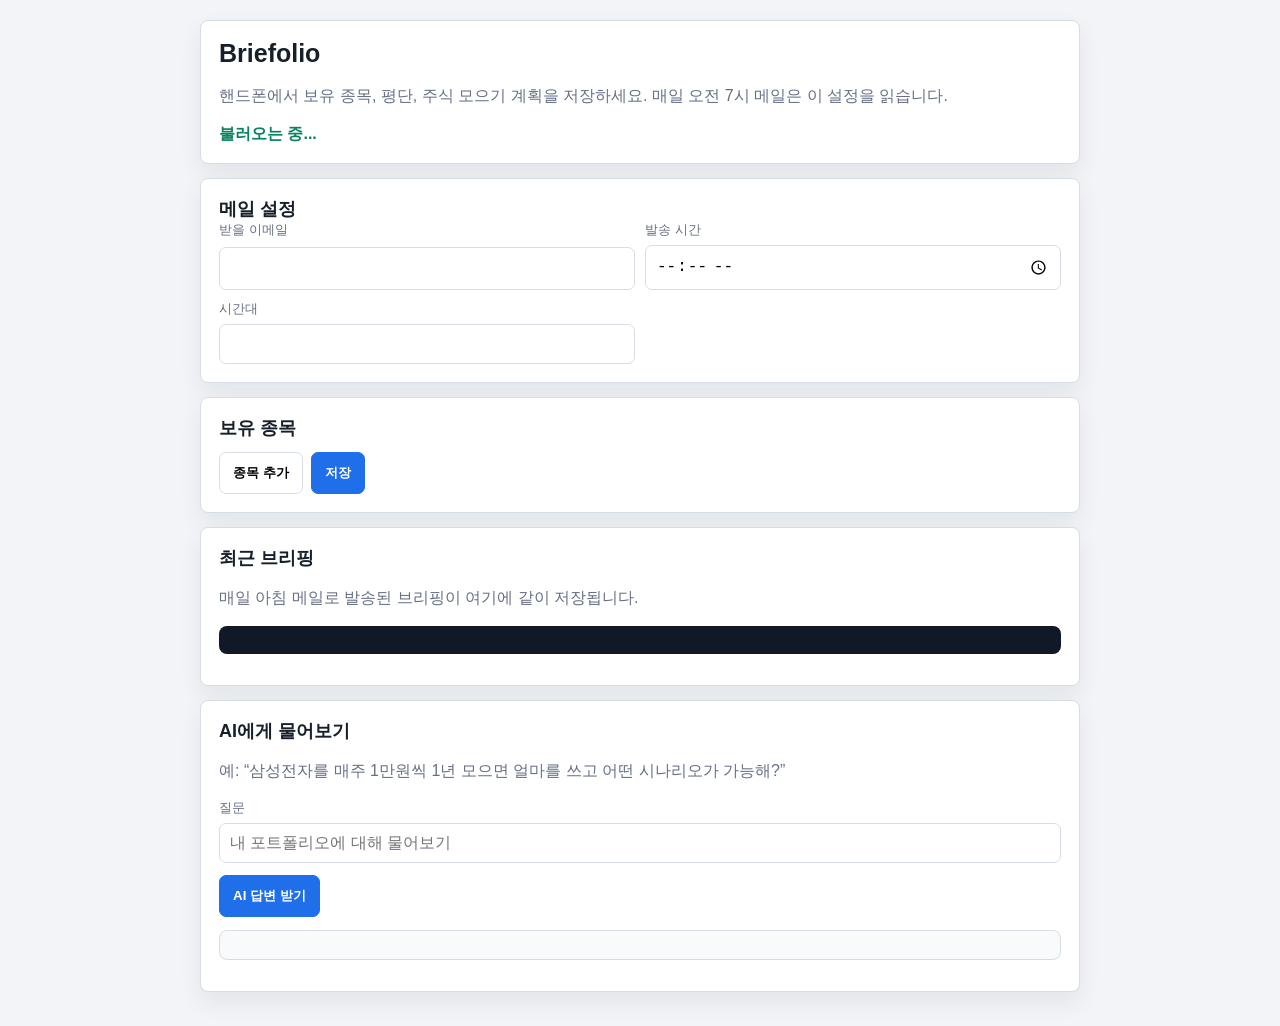
<file: apps-script/Index.html>
<!doctype html>
<html lang="ko">
  <head>
    <base target="_top">
    <meta charset="utf-8">
    <meta name="viewport" content="width=device-width, initial-scale=1">
    <style>
      body { margin: 0; background: #f2f4f7; color: #17202a; font-family: Arial, "Noto Sans KR", sans-serif; }
      main { max-width: 880px; margin: 0 auto; padding: 20px; }
      header, section { background: #fff; border: 1px solid #d7dde6; border-radius: 8px; padding: 18px; margin-bottom: 14px; box-shadow: 0 10px 24px rgba(16,24,40,.07); }
      h1, h2 { margin: 0; letter-spacing: 0; }
      h1 { font-size: 25px; }
      h2 { font-size: 18px; }
      p { color: #667085; line-height: 1.5; }
      .row { display: grid; grid-template-columns: 1fr; gap: 10px; border-top: 1px solid #d7dde6; padding-top: 12px; margin-top: 12px; }
      .grid { display: grid; grid-template-columns: repeat(2, 1fr); gap: 10px; }
      label { display: grid; gap: 6px; color: #667085; font-size: 13px; }
      input, select { width: 100%; border: 1px solid #d7dde6; border-radius: 7px; padding: 10px; font-size: 16px; box-sizing: border-box; }
      button { border: 1px solid #d7dde6; background: #fff; border-radius: 7px; padding: 11px 13px; font-weight: 800; cursor: pointer; }
      button.primary { background: #1f6feb; border-color: #1f6feb; color: white; }
      .actions { display: flex; gap: 8px; flex-wrap: wrap; margin-top: 12px; }
      .status { color: #07835f; font-weight: 800; min-height: 20px; }
      .stock-head { display: flex; justify-content: space-between; gap: 8px; align-items: center; }
      @media (max-width: 700px) { .grid { grid-template-columns: 1fr; } }
    </style>
  </head>
  <body>
    <main>
      <header>
        <h1>Briefolio</h1>
        <p>핸드폰에서 보유 종목, 평단, 주식 모으기 계획을 저장하세요. 매일 오전 7시 메일은 이 설정을 읽습니다.</p>
        <div id="status" class="status">불러오는 중...</div>
      </header>

      <section>
        <h2>메일 설정</h2>
        <div class="grid">
          <label>받을 이메일<input id="recipient" type="email"></label>
          <label>발송 시간<input id="sendTime" type="time"></label>
          <label>시간대<input id="timezone"></label>
        </div>
      </section>

      <section>
        <h2>보유 종목</h2>
        <div id="holdings"></div>
        <div class="actions">
          <button id="addBtn">종목 추가</button>
          <button id="saveBtn" class="primary">저장</button>
        </div>
      </section>

      <section>
        <h2>최근 브리핑</h2>
        <p>매일 아침 메일로 발송된 브리핑이 여기에 같이 저장됩니다.</p>
        <pre id="briefing" style="white-space:pre-wrap;background:#111827;color:#f8fafc;border-radius:8px;padding:14px;line-height:1.5;overflow:auto"></pre>
      </section>

      <section>
        <h2>AI에게 물어보기</h2>
        <p>예: “삼성전자를 매주 1만원씩 1년 모으면 얼마를 쓰고 어떤 시나리오가 가능해?”</p>
        <label>질문<input id="question" placeholder="내 포트폴리오에 대해 물어보기"></label>
        <div class="actions">
          <button id="askBtn" class="primary">AI 답변 받기</button>
        </div>
        <pre id="answer" style="white-space:pre-wrap;background:#f8fafc;border:1px solid #d7dde6;border-radius:8px;padding:14px;line-height:1.5;overflow:auto"></pre>
      </section>
    </main>
    <script>
      let portfolio = null;
      const $ = (id) => document.getElementById(id);
      const weekdays = { MO: "월", TU: "화", WE: "수", TH: "목", FR: "금", SA: "토", SU: "일" };
      function status(text) { $("status").textContent = text; }
      function render() {
        $("recipient").value = portfolio.settings.recipient || "";
        $("sendTime").value = portfolio.settings.send_time || "07:00";
        $("timezone").value = portfolio.settings.timezone || "Asia/Seoul";
        $("holdings").innerHTML = portfolio.holdings.map((h, i) => `
          <article class="row" data-index="${i}">
            <div class="stock-head"><strong>${h.name || "새 종목"}</strong><button data-remove="${i}">삭제</button></div>
            <div class="grid">
              <label>종목명<input data-field="name" value="${h.name || ""}"></label>
              <label>티커<input data-field="symbol" value="${h.symbol || ""}"></label>
              <label>시장<select data-field="market"><option value="KR" ${h.market === "KR" ? "selected" : ""}>한국</option><option value="US" ${h.market === "US" ? "selected" : ""}>미국</option></select></label>
              <label>수량<input data-field="quantity" type="number" step="0.000001" value="${h.quantity || 0}"></label>
              <label>평단<input data-field="average_price" type="number" step="0.01" value="${h.average_price || 0}"></label>
              <label>모으기 사용<select data-plan="enabled"><option value="false" ${!h.plan?.enabled ? "selected" : ""}>끔</option><option value="true" ${h.plan?.enabled ? "selected" : ""}>켬</option></select></label>
              <label>주기<select data-plan="frequency"><option value="weekly" ${h.plan?.frequency !== "monthly" ? "selected" : ""}>매주</option><option value="monthly" ${h.plan?.frequency === "monthly" ? "selected" : ""}>매월</option></select></label>
              <label>요일<select data-plan="weekday">${Object.entries(weekdays).map(([k,v]) => `<option value="${k}" ${h.plan?.weekday === k ? "selected" : ""}>${v}</option>`).join("")}</select></label>
              <label>금액<input data-plan="amount" type="number" step="0.01" value="${h.plan?.amount || 0}"></label>
              <label>메모<input data-plan="memo" value="${h.plan?.memo || ""}"></label>
            </div>
          </article>
        `).join("");
      }
      function sync() {
        portfolio.settings = { recipient: $("recipient").value, send_time: $("sendTime").value, timezone: $("timezone").value };
        document.querySelectorAll(".row").forEach((row) => {
          const h = portfolio.holdings[Number(row.dataset.index)];
          row.querySelectorAll("[data-field]").forEach((input) => {
            const field = input.dataset.field;
            h[field] = ["quantity", "average_price"].includes(field) ? Number(input.value || 0) : input.value;
          });
          h.plan = h.plan || {};
          row.querySelectorAll("[data-plan]").forEach((input) => {
            const field = input.dataset.plan;
            h.plan[field] = field === "enabled" ? input.value === "true" : (field === "amount" ? Number(input.value || 0) : input.value);
          });
          h.id = h.id || `${h.market.toLowerCase()}-${h.symbol.toLowerCase()}`;
          h.plan.currency = h.market === "KR" ? "KRW" : "USD";
          h.transactions = h.transactions || [];
        });
      }
      $("holdings").addEventListener("input", sync);
      $("holdings").addEventListener("change", sync);
      $("holdings").addEventListener("click", (event) => {
        if (!event.target.dataset.remove) return;
        portfolio.holdings.splice(Number(event.target.dataset.remove), 1);
        render();
      });
      $("addBtn").onclick = () => {
        sync();
        portfolio.holdings.push({ id: String(Date.now()), name: "", symbol: "", market: "US", quantity: 0, average_price: 0, plan: { enabled: false, frequency: "weekly", weekday: "MO", amount: 0, currency: "USD", memo: "" }, transactions: [] });
        render();
      };
      $("saveBtn").onclick = () => {
        sync();
        status("저장 중...");
        google.script.run
          .withSuccessHandler(() => status("저장했습니다. 다음 메일에 반영됩니다."))
          .withFailureHandler((err) => status("저장 실패: " + err.message))
          .savePortfolio(portfolio);
      };
      $("askBtn").onclick = () => {
        const question = $("question").value.trim();
        if (!question) {
          $("answer").textContent = "질문을 입력하세요.";
          return;
        }
        $("answer").textContent = "AI가 계산하고 있습니다...";
        google.script.run
          .withSuccessHandler((text) => $("answer").textContent = text)
          .withFailureHandler((err) => $("answer").textContent = "AI 답변 실패: " + err.message)
          .askAi(question);
      };
      google.script.run
        .withSuccessHandler((data) => { portfolio = data; render(); status("설정을 불러왔습니다."); })
        .withFailureHandler((err) => status("불러오기 실패: " + err.message))
        .getPortfolio();
      google.script.run
        .withSuccessHandler((data) => $("briefing").textContent = data.text || "")
        .withFailureHandler((err) => $("briefing").textContent = "브리핑 불러오기 실패: " + err.message)
        .getLastBriefing();
    </script>
  </body>
</html>
</file>
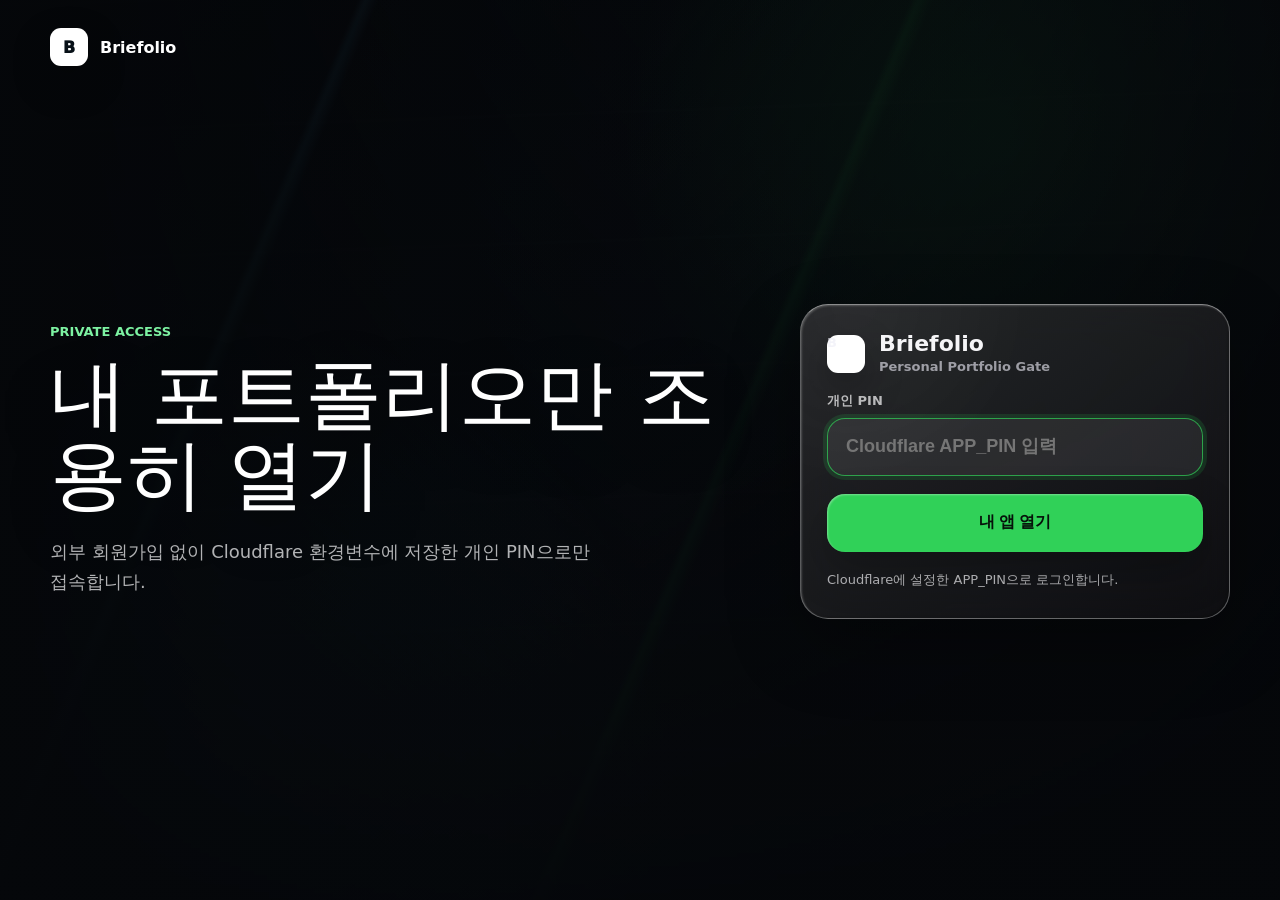
<file: docs/auth.html>
<!doctype html>
<html lang="ko">
  <head>
    <meta charset="utf-8">
    <meta name="viewport" content="width=device-width, initial-scale=1">
    <title>Briefolio 로그인</title>
    <style>
      :root {
        color-scheme: dark;
        font-family: -apple-system, BlinkMacSystemFont, "SF Pro Display", "SF Pro Text", "Apple SD Gothic Neo", "Noto Sans KR", system-ui, sans-serif;
        background: #05070a;
        color: #f5f5f7;
      }

      * {
        box-sizing: border-box;
      }

      body {
        min-height: 100vh;
        margin: 0;
        overflow: hidden;
        background:
          radial-gradient(circle at 78% 16%, rgba(48, 209, 88, 0.18), transparent 30%),
          radial-gradient(circle at 18% 84%, rgba(100, 210, 255, 0.14), transparent 34%),
          linear-gradient(145deg, #020406 0%, #080d12 48%, #141416 100%);
      }

      body::before {
        content: "";
        position: fixed;
        inset: -12% -8%;
        background:
          linear-gradient(115deg, transparent 0 26%, rgba(100,210,255,0.18) 26.4%, transparent 27.1% 54%, rgba(48,209,88,0.18) 54.4%, transparent 55.2%),
          repeating-linear-gradient(0deg, rgba(255,255,255,0.045) 0 1px, transparent 1px 128px);
        opacity: 0.74;
        filter: blur(1px);
        transform: rotate(-2deg);
      }

      .shade {
        position: fixed;
        inset: 0;
        background:
          linear-gradient(90deg, rgba(5,7,10,0.94), rgba(5,7,10,0.46), rgba(5,7,10,0.84)),
          linear-gradient(180deg, rgba(5,7,10,0.14), rgba(5,7,10,0.92));
      }

      .wrap {
        position: relative;
        z-index: 1;
        display: grid;
        grid-template-rows: auto 1fr;
        min-height: 100vh;
      }

      header {
        display: flex;
        align-items: center;
        justify-content: space-between;
        width: min(1180px, calc(100% - 40px));
        margin: 28px auto 0;
      }

      .brand {
        display: inline-flex;
        align-items: center;
        gap: 12px;
        color: #fff;
        font-weight: 850;
      }

      .mark {
        display: grid;
        place-items: center;
        width: 38px;
        height: 38px;
        border-radius: 11px;
        background: #fff;
        color: #071017;
        font-weight: 950;
        box-shadow: 0 16px 38px rgba(0,0,0,0.28);
      }

      main {
        display: grid;
        grid-template-columns: minmax(0, 1fr) minmax(320px, 430px);
        align-items: center;
        gap: clamp(30px, 6vw, 86px);
        width: min(1180px, calc(100% - 40px));
        margin: 0 auto;
        padding: 42px 0 86px;
      }

      .copy p {
        margin: 0 0 16px;
        color: #7df2a2;
        font-size: 13px;
        font-weight: 850;
        text-transform: uppercase;
      }

      h1 {
        max-width: 760px;
        margin: 0;
        color: #fff;
        font-size: clamp(46px, 6vw, 78px);
        font-weight: 300;
        line-height: 1.04;
        letter-spacing: 0;
        text-shadow: 0 18px 52px rgba(0,0,0,0.46);
      }

      .copy small {
        display: block;
        max-width: 560px;
        margin-top: 22px;
        color: rgba(245,245,247,0.72);
        font-size: 18px;
        line-height: 1.7;
      }

      .card {
        display: grid;
        gap: 18px;
        padding: 26px;
        border: 1px solid rgba(255,255,255,0.32);
        border-top-color: rgba(255,255,255,0.5);
        border-radius: 28px;
        background:
          linear-gradient(145deg, rgba(44,44,46,0.82), rgba(18,18,20,0.72)),
          radial-gradient(circle at 12% 0%, rgba(255,255,255,0.18), transparent 36%);
        backdrop-filter: blur(22px) saturate(180%);
        -webkit-backdrop-filter: blur(22px) saturate(180%);
        box-shadow:
          inset 1px 1px 2px rgba(255,255,255,0.22),
          inset -1px -1px 2px rgba(0,0,0,0.22),
          0 26px 72px rgba(0,0,0,0.32);
      }

      .card-head {
        display: flex;
        align-items: center;
        gap: 14px;
      }

      .card-head strong,
      .card-head span {
        display: block;
      }

      .card-head strong {
        font-size: 22px;
      }

      .card-head span {
        margin-top: 3px;
        color: rgba(235,235,245,0.62);
        font-size: 13px;
        font-weight: 700;
      }

      label {
        display: grid;
        gap: 8px;
        color: rgba(245,245,247,0.72);
        font-size: 13px;
        font-weight: 800;
      }

      input {
        width: 100%;
        min-height: 58px;
        border: 1px solid rgba(235,235,245,0.18);
        border-radius: 18px;
        padding: 0 18px;
        background: rgba(255,255,255,0.08);
        color: #fff;
        font-size: 18px;
        font-weight: 760;
        outline: none;
        box-shadow: inset 1px 1px 2px rgba(255,255,255,0.08);
      }

      input:focus {
        border-color: rgba(48,209,88,0.72);
        box-shadow: 0 0 0 4px rgba(48,209,88,0.14);
      }

      button {
        min-height: 58px;
        border: 0;
        border-radius: 18px;
        background: #30d158;
        color: #06120a;
        font-size: 16px;
        font-weight: 900;
        cursor: pointer;
        box-shadow:
          inset 1px 1px 2px rgba(255,255,255,0.35),
          0 18px 46px rgba(0,0,0,0.24);
      }

      button:disabled {
        cursor: wait;
        opacity: 0.7;
      }

      .status {
        min-height: 22px;
        margin: 0;
        color: rgba(245,245,247,0.68);
        font-size: 13px;
        line-height: 1.55;
      }

      .status.error {
        color: #ff6961;
      }

      @media (max-width: 820px) {
        body {
          overflow: auto;
        }

        header {
          width: min(100% - 32px, 1180px);
          margin-top: 22px;
        }

        main {
          grid-template-columns: 1fr;
          width: min(100% - 32px, 1180px);
          padding: 46px 0 70px;
        }

        h1 {
          font-size: 42px;
        }

        .copy small {
          font-size: 16px;
        }
      }
    </style>
  </head>
  <body>
    <div class="shade"></div>
    <div class="wrap">
      <header>
        <div class="brand">
          <span class="mark">B</span>
          <span>Briefolio</span>
        </div>
      </header>

      <main>
        <section class="copy">
          <p>Private Access</p>
          <h1>내 포트폴리오만 조용히 열기</h1>
          <small>외부 회원가입 없이 Cloudflare 환경변수에 저장한 개인 PIN으로만 접속합니다.</small>
        </section>

        <form class="card" id="loginForm">
          <div class="card-head">
            <span class="mark">B</span>
            <div>
              <strong>Briefolio</strong>
              <span>Personal Portfolio Gate</span>
            </div>
          </div>
          <label>
            개인 PIN
            <input id="pinInput" name="pin" type="password" inputmode="numeric" autocomplete="current-password" placeholder="Cloudflare APP_PIN 입력" autofocus>
          </label>
          <button id="submitButton" type="submit">내 앱 열기</button>
          <p id="status" class="status">Cloudflare에 설정한 APP_PIN으로 로그인합니다.</p>
        </form>
      </main>
    </div>

    <script>
      const form = document.querySelector("#loginForm");
      const input = document.querySelector("#pinInput");
      const button = document.querySelector("#submitButton");
      const status = document.querySelector("#status");
      const params = new URLSearchParams(location.search);
      const next = params.get("next") || "/";

      function setStatus(message, isError = false) {
        status.textContent = message;
        status.classList.toggle("error", isError);
      }

      form.addEventListener("submit", async (event) => {
        event.preventDefault();
        const pin = input.value.trim();
        if (!pin) {
          setStatus("PIN을 입력하세요.", true);
          input.focus();
          return;
        }
        button.disabled = true;
        setStatus("확인 중입니다.");
        try {
          const response = await fetch("/api/login", {
            method: "POST",
            headers: { "content-type": "application/json" },
            body: JSON.stringify({ pin }),
          });
          if (!response.ok) {
            const data = await response.json().catch(() => ({}));
            throw new Error(data.error || "로그인에 실패했습니다.");
          }
          location.href = next.startsWith("/") ? next : "/";
        } catch (error) {
          button.disabled = false;
          setStatus(error.message, true);
        }
      });
    </script>
  </body>
</html>
</file>
